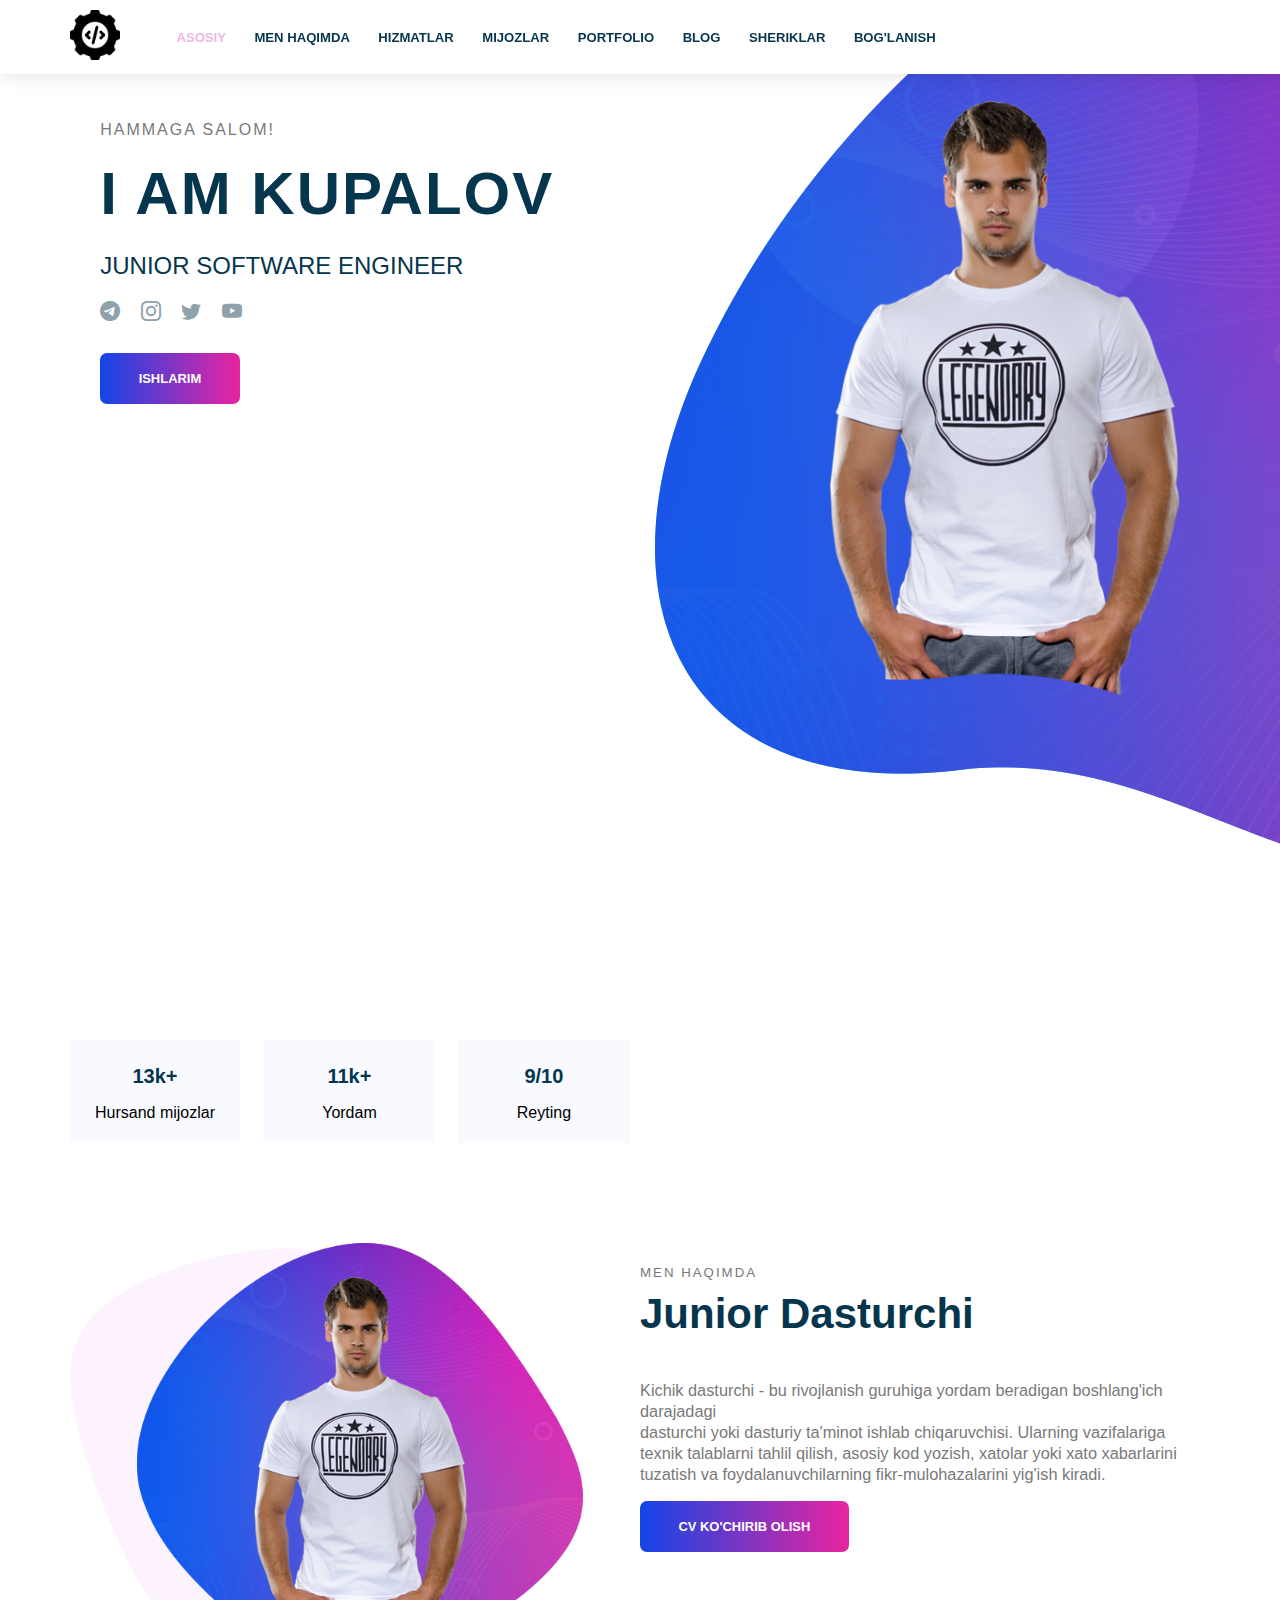
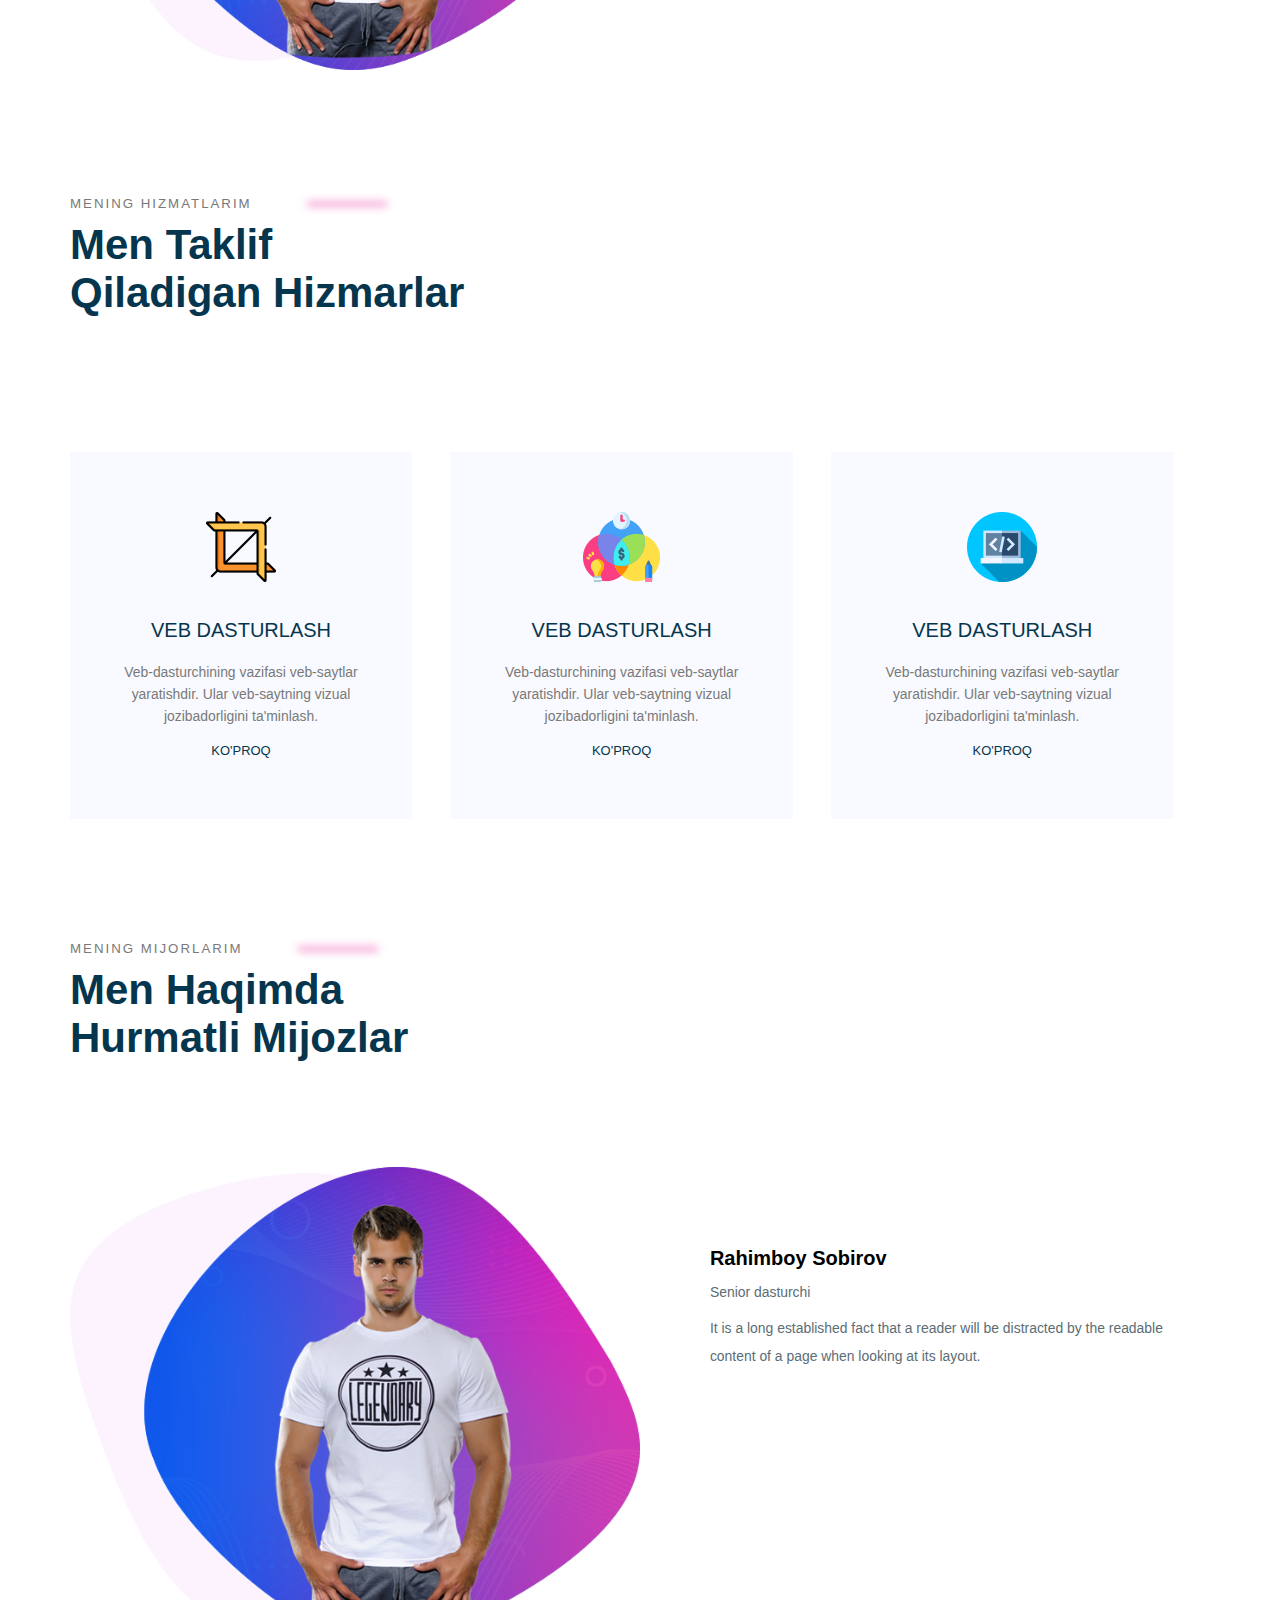
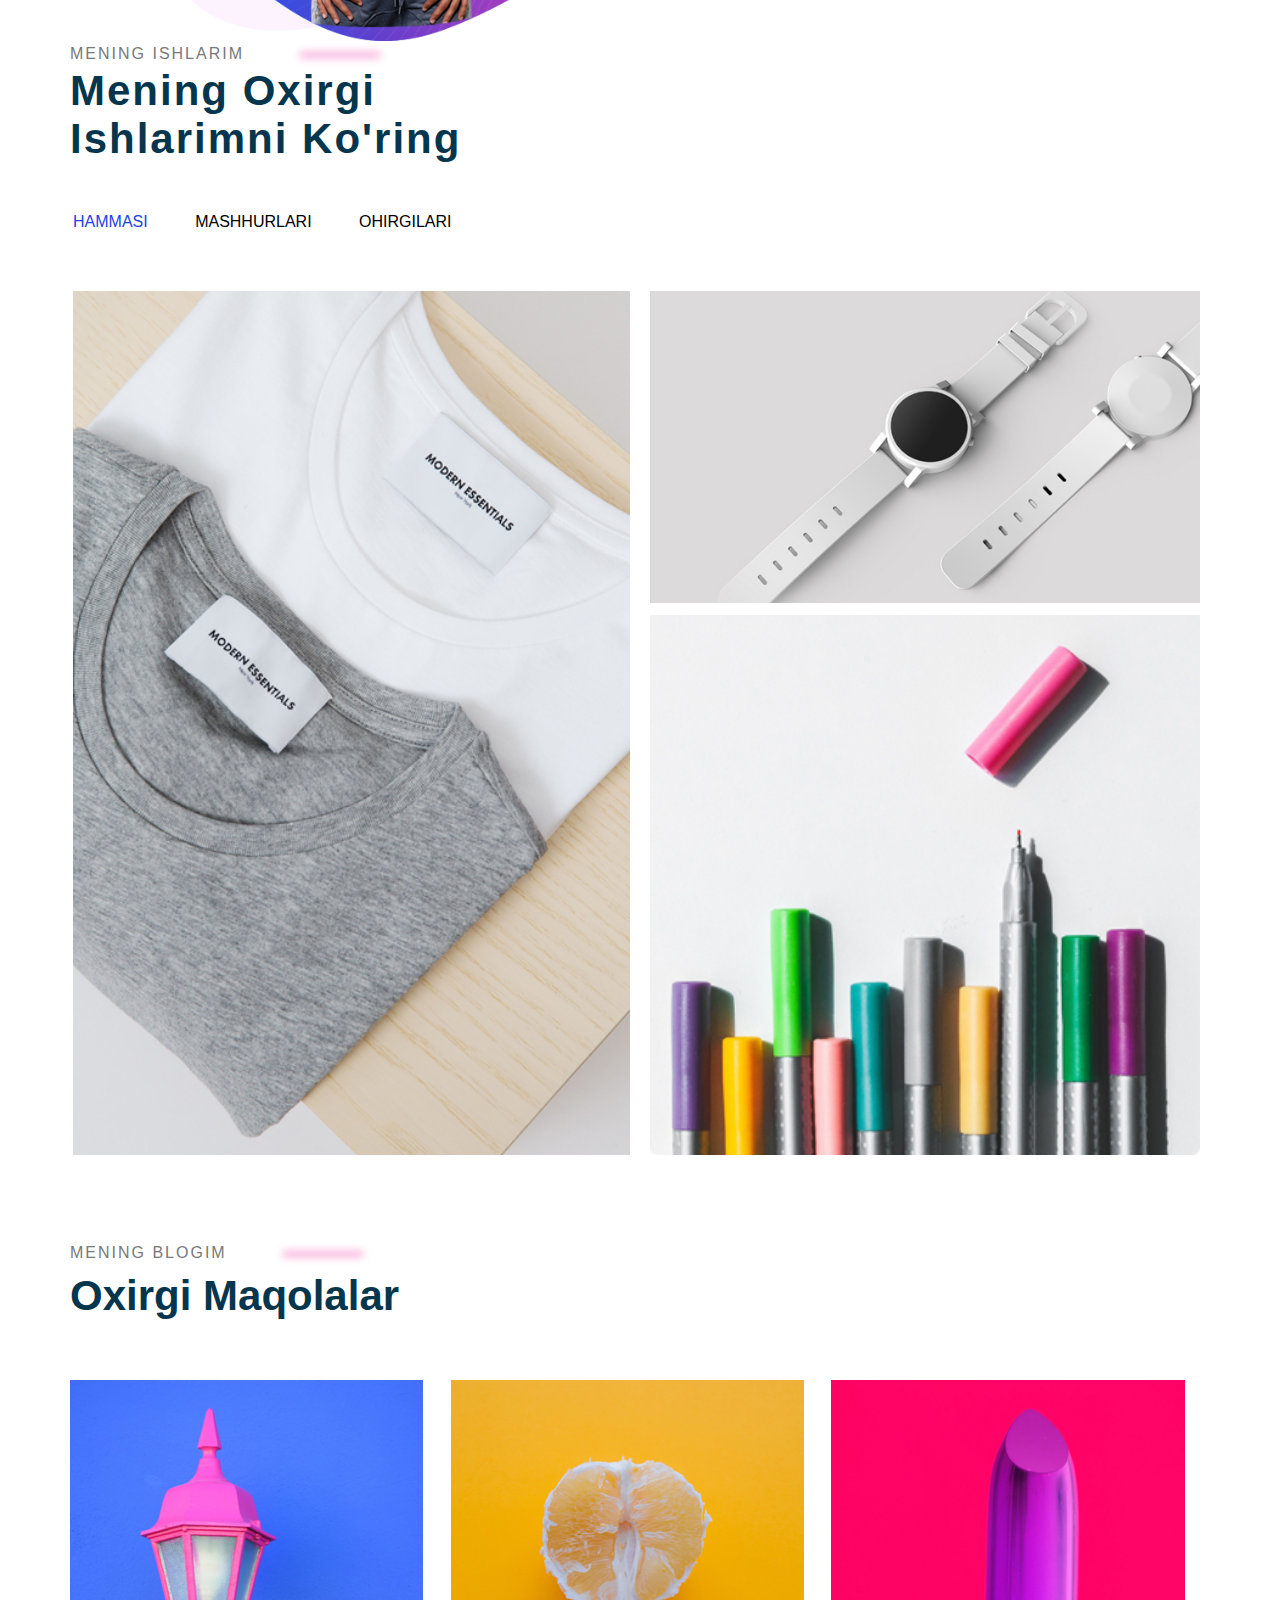
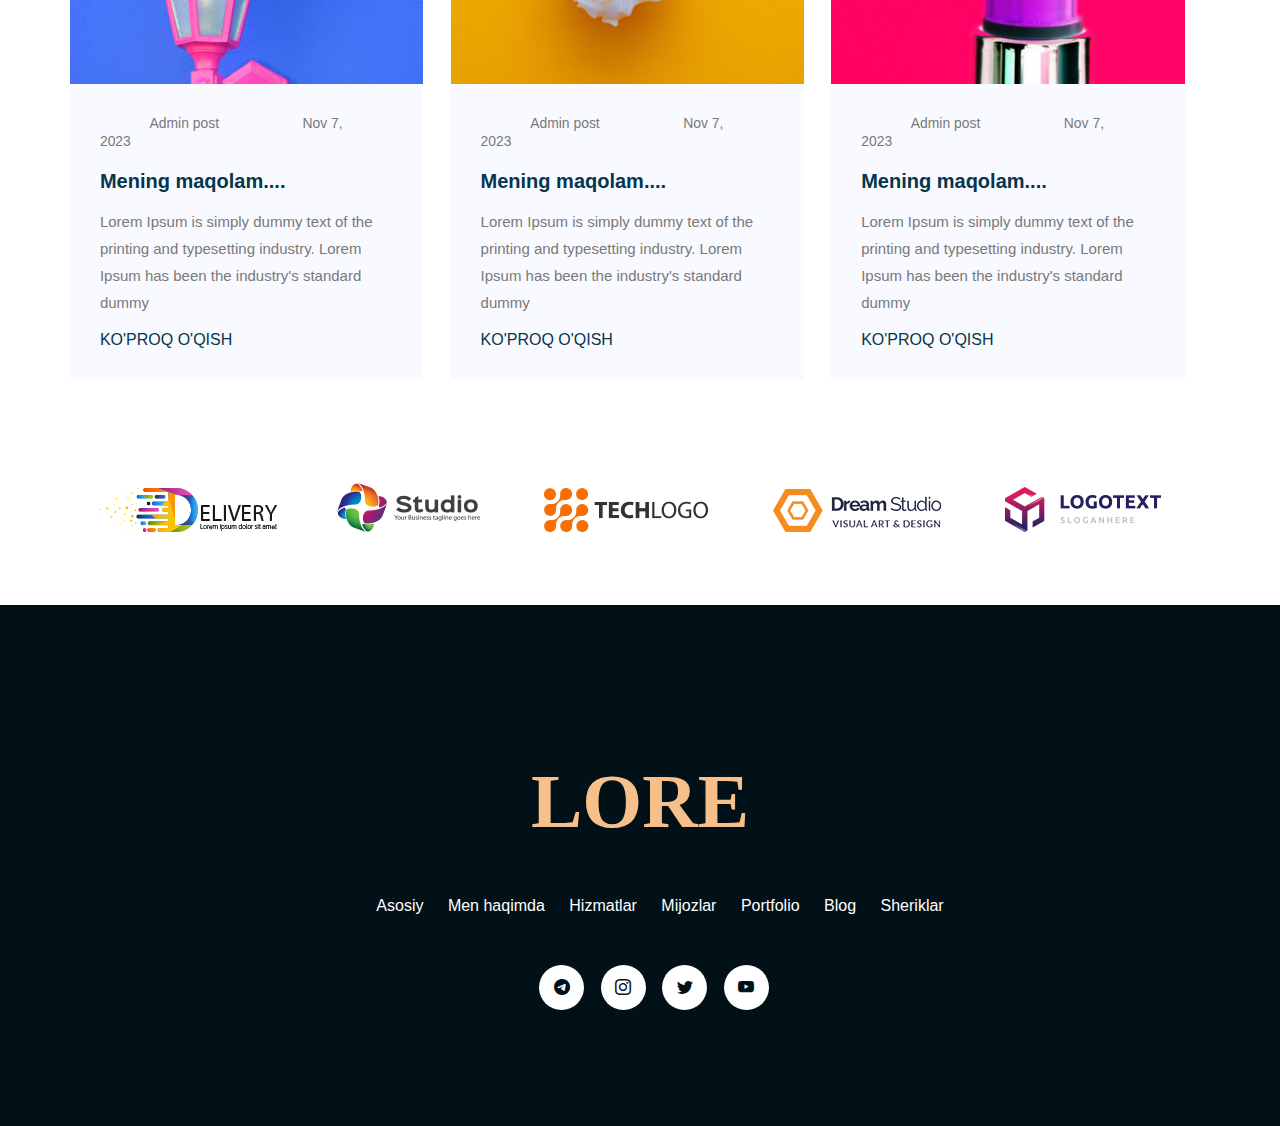
<file: index.html>
<!DOCTYPE html>
<html>
    <head>
        <title>Portfolio</title>
            <meta name="viewport" content="with=device-with, initial-scale=1.0">
            <link rel="stylesheet" href="./css/main.css">
            <link rel="stylesheet" href="./css/shared.css">
            <link rel="stylesheet" href="https://cdn.jsdelivr.net/npm/bootstrap-icons@1.3.0/font/bootstrap-icons.css">
        </head>
    <body>
       <!-- Header section-->
      
        <header class="main-header">
         <div class="container">
            <div>
            <div class="main-header__logo"> 
              <a href="index.html">
                  <img src="./Images/gear.png" alt="Logo">
              </a>
            </div>
              <nav class="main-navigation">
                  <ul class="main-navigation__items">
                      <li class="main-navigation__item active">
                          <a href="index.html">Asosiy</a>
                      </li>
                      <li class="main-navigation__item">
                          <a href="#main-section">Men haqimda</a>
                      </li>
                      <li  class="main-navigation__item">
                          <a href="#services">Hizmatlar</a>
                      </li>
                      <li class="main-navigation__item">
                          <a href="#clients">Mijozlar</a>
                      </li>
                      <li class="main-navigation__item">
                          <a href="#Portfolio">Portfolio</a>
                      </li>
                      <li class="main-navigation__item">
                          <a href="#blog">Blog</a>
                       </li>
                       <li class="main-navigation__item">
                          <a href="#Partners">Sheriklar</a>
                       </li>
                       <li class="main-navigation__item"> 
                        <a href="./contact.html">Bog'lanish</a>
                       </li>
                  </ul>
              </nav>
            </div>
         </header>
        
       <!--/ Header section-->

       <!-- Main section--> 
       <div class="main-banner">
       <div class="container">
        <section id="main-section" class="main-section">
            <div class="main section__info">
                <h4 class="main-section__welcome to-uppercase">Hammaga Salom!</h4>
            <h1 class="main-section__intoduction to-uppercase"> I am Kupalov</h1>
            <h3 class="main-section__position to-uppercase">Junior software engineer</h3>
            <div class="main-section_socal-networks">
                <a href="https://t.me/khasanboykupalov">
                    <i class="bi bi-telegram"></i>
                </a>
                <a href="https://instagram.com/khasanboykupalov">
                    <i class="bi bi-instagram"></i>
                </a>
                <a href="https://twitter.com/kh_kupalov">
                    <i class="bi bi-twitter"></i>
                </a>
            </a>
            <a href="https://youtube.com/@OvaLore">
                <i class="bi bi-youtube"></i>
            </a>
            </div>
             <button type="button" class="main-section__action button to-uppercase">
                Ishlarim
             </button>
            </div>
            <div class="main-section__image">
                <img src="./Images/me.png" alt="My image">
            </div>
       </section>
            <div class="clearfix"></div>
        </div>
       </div>

       <!--/ Main section--> 
       <!-- Statistics-->
        <div class="container">
            <section id="statistics" class="statistics">
                <div class="statistics__item">
                    <h3 class="statistics_number">
                             13k+
                    </h3>
                     <p class="statistics_title">
                  Hursand mijozlar  
                 </p>
            </div>
            <div class="statistics__item">
                <h3 class="statistics_number">
                        11k+
                </h3>
                 <p class="statistics_title">
                     Yordam 
                 </p>
             </div>
             <div class="statistics__item">
                 <h3 class="statistics_number">
                        9/10
                 </h3>
                 <p class="statistics_title">
                     Reyting  
                 </p>
            </div>
            </section>
        </div>
       <!--/ Statistics-->

       <!-- About me section-->
       <div class="container">
        <section id="about me" class="about-me">
            <div class="about-me__image">
                <img src="./Images/about-me.png" alt="About me image">
            </div>
            <div class="about-me__information">
                <h5 class="section-subtitle">
                    Men haqimda
                    <span class="blur"></span>
                </h5>
                <h3 class="section-title">
                    Junior dasturchi
                </h3>
                <p class="about-me__description">
                    Kichik dasturchi - bu rivojlanish guruhiga yordam beradigan boshlang'ich darajadagi <br>
                    dasturchi yoki dasturiy ta'minot ishlab chiqaruvchisi.
                    Ularning vazifalariga texnik talablarni tahlil qilish, asosiy kod yozish, 
                    xatolar yoki xato xabarlarini tuzatish va foydalanuvchilarning fikr-mulohazalarini yig'ish kiradi.
                </p>
                <button type="button" class="button to-uppercase about-me__action">
                    CV ko'chirib olish
                </button>
            </div> 
         </section>
          </div>
       <div class="clearfix"></div>
       <!--/ About me section-->

       <!-- Servises section-->
          <div class="container">
            <section id="services" class="services">
                <h5 class="section-subtitle">
                    Mening hizmatlarim
                    <span class="blur-line"></span>
                </h5>
                
                 <h2 class="section-title">
                    Men taklif<br>
                        qiladigan hizmarlar
                 </h2>
    
                 <div class="servis-cards">
                    <div class="servis-card">
                        <img class="servis-card__icon" src="./Images/service-1.png" alt="servis 1">
                        <h5 class="servis-card__title">Veb dasturlash</h5>
                        <p class="servis-card__description">
                            Veb-dasturchining vazifasi veb-saytlar yaratishdir. 
                            Ular veb-saytning vizual jozibadorligini  ta'minlash.
                        </p>
                         <a href="#" class="servis-card__link"> Ko'proq</a>
    
                    </div>
                    <div class="servis-card">
                        <img class="servis-card__icon" src="./Images/service-2.png" alt="servis 1">
                        <h5 class="servis-card__title">Veb dasturlash</h5>
                        <p class="servis-card__description">
                            Veb-dasturchining vazifasi veb-saytlar yaratishdir. 
                            Ular veb-saytning vizual jozibadorligini  ta'minlash.
                        </p>
                         <a href="#" class="servis-card__link"> Ko'proq</a>
    
                    </div>
                    <div class="servis-card">
                        <img class="servis-card__icon" src="./Images/service-3.png" alt="servis 1">
                        <h5 class="servis-card__title">Veb dasturlash</h5>
                        <p class="servis-card__description">
                            Veb-dasturchining vazifasi veb-saytlar yaratishdir. 
                            Ular veb-saytning vizual jozibadorligini  ta'minlash.
                        </p>
                         <a href="#" class="servis-card__link"> Ko'proq</a>
    
                    </div>
                 </div>
                    
           </section>
          </div>
        <!--/ Servises section-->

        <!-- Clients section-->
          <div class="container">
            <section id="clients" class="clients">
                <h5 class="section-subtitle">
                    Mening mijorlarim
                    <span class="blur-line"></span>
                </h5>
                <h2 class="section-title">
                    Men haqimda <br>
                    Hurmatli mijozlar
                </h2>
                <div class="clients-items">
                    <div class="clients-item__image">
                        <img src="./Images/about-me.png" alt="Clients image">
                    </div>
                    <div class="clients-items__info">
                        <h3 class="clients-items__name">
                            Rahimboy Sobirov
                        </h3>
                        <p class="clients-items__position">
                            Senior dasturchi
                        </p>
                        <p class="clients-items__review">
                            It is a long established fact that a reader will be distracted 
                            by the readable content of a page when looking at its layout.
                        </p>
                        <div class="clients-item__rate">
                            <i class="fa-solid fa-star"> </i>
                            <i class="fa-solid fa-star"> </i>
                            <i class="fa-solid fa-star"> </i>
                            <i class="fa-solid fa-star disable"> </i>
                            <i class="fa-solid fa-star disable"> </i>
                        </div>
                    </div>
                    
                </div>
            </section>
            <div class="clearfix"></div>
          </div>
        <!--/ Clients section-->

    
        <!-- Portfolio section-->
        <div class="container">
            <section id="Portfolio" class="portfolio">
                <div class="section-subtitle">
                    Mening ishlarim
                    <span class="blur-line"></span>
                    <div class="section-title">
                        Mening oxirgi <br>
                        Ishlarimni Ko'ring
                    </div>
                </div>
                <ul class="portfolio-filters">
                    <li class="active">
                        Hammasi
                    </li>
                    <li>
                        Mashhurlari
                    </li>
                    <li>
                        Ohirgilari
                    </li>
                </ul>
                <div class="portfolio-items">
                    <div class="portfolio-item portfolio-item_1">
                        <img src="./Images/portfolio-1.jpg" alt="portfolio image 1" class="portfolio-image__1"> 
                    <div class="portfolio-item__overlay"></div>
                    <div class="portfolio-item__info">
                        <h4>
                            <a href="#">Portfolio item1</a>
                        </h4>
                        <p>
                            Ishim haqida
                        </p>
                    </div>
                    </div>
                    <div class="portfolio-item portfolio-item-2">
                        <img src="./Images/portfolio-2.jpg" alt="portfolio image 2" class="portfolio-image__1"> 
                    <div class="portfolio-item__overlay"></div>
                    <div class="portfolio-item__info">
                        <h4>
                            <a href="#">Portfolio item 2</a>
                        </h4>
                        <p>
                            Ishim haqida
                        </p>
                    </div>
                    </div>
                    <div class="portfolio-item portfolio-item-3">
                        <img src="./Images/portfolio-3.jpg" alt="portfolio image 3" class="portfolio-image__1"> 
                    <div class="portfolio-item__overlay"></div>
                    <div class="portfolio-item__info">
                        <h4>
                            <a href="#">Portfolio item 3</a>
                        </h4>
                        <p>
                            Ishim haqida
                        </p>
                    </div>
                    </div>
                </div>
            </section>
        </div>
        <!--/Portfolio section--> 

        <!-- Blog section -->
            <div class="container">
                <section id="blog" class="blog">
                    <div class="section-subtitle">
                        Mening blogim
                        <span class="blur-line"></span>
                    </div>
                    <div class="section-title">
                        Oxirgi maqolalar
                    </div>
                    <div class="blog-items">
                        <div class="blog-item">
                            <div class="blog-item_1">
                                <img  src="./Images/blog-1.jpg" alt="blog 1 image">
                            </div>
                            <div class="blog-item__info">
                                <div class="blog-item__main-info">
                                    <span class="blog-item_author">
                                        <i class="fa fa-user"></i>
                                        Admin post
                                    </span>
                                    <span class="blog-item__date">
                                        <i class="fa fa-calendar"></i>
                                        Nov 7, 2023
                                    </span>
                                </div>
                                    <h5 class="blog-item__title">
                                        Mening maqolam....
                                    </h5>
                                    <p class="blog-item__description">
                                        Lorem Ipsum is simply dummy text of 
                                        the printing and typesetting industry.
                                        Lorem Ipsum has been the industry's standard dummy
                                    </p>
                                    <a class="blog-item__learn-more">
                                        Ko'proq o'qish
                                    </a>
                            </div>

                        </div>
                        <div class="blog-item">
                            <div class="blog-item_1">
                                <img  src="./Images/blog-2.jpg" alt="blog 2 image">
                            </div>
                            <div class="blog-item__info">
                                <div class="blog-item__main-info">
                                    <span class="blog-item_author">
                                        <i class="fa fa-user"></i>
                                        Admin post
                                    </span>
                                    <span class="blog-item__date">
                                        <i class="fa fa-calendar"></i>
                                        Nov 7, 2023
                                    </span>
                                </div>
                                    <h5 class="blog-item__title">
                                        Mening maqolam....
                                    </h5>
                                    <p class="blog-item__description">
                                        Lorem Ipsum is simply dummy text of 
                                        the printing and typesetting industry.
                                        Lorem Ipsum has been the industry's standard dummy
                                    </p>
                                    <a class="blog-item__learn-more">
                                        Ko'proq o'qish
                                    </a>
                            </div>

                        </div>
                        <div class="blog-item">
                            <div class="blog-item_1">
                                <img  src="./Images/blog-3.jpg" alt="blog 3 image">
                            </div>
                            <div class="blog-item__info">
                                <div class="blog-item__main-info">
                                    <span class="blog-item_author">
                                        <i class="fa fa-user"></i>
                                        Admin post
                                    </span>
                                    <span class="blog-item__date">
                                        <i class="fa fa-calendar"></i>
                                        Nov 7, 2023
                                    </span>
                                </div>
                                    <h5 class="blog-item__title">
                                        Mening maqolam....
                                    </h5>
                                    <p class="blog-item__description">
                                        Lorem Ipsum is simply dummy text of 
                                        the printing and typesetting industry.
                                        Lorem Ipsum has been the industry's standard dummy
                                    </p>
                                    <a class="blog-item__learn-more">
                                        Ko'proq o'qish
                                    </a>
                            </div>

                        </div>
                    </div>
                </section>
            </div>
        <!--/ Blog section -->

        <!-- Partners section-->
            <div class="container">
                <section id="Partners" class="partners">
                    <div class="partner">
                        <img src="./Images/partner-1.png" alt="partner1">
                    </div><div class="partner">
                        <img src="./Images/partner-2.png" alt="partner2">
                    </div>
                    <div class="partner">
                        <img src="./Images/partner-3.png" alt="partner3">
                    </div>
                    <div class="partner">
                        <img src="./Images/partner-4.png" alt="partner4">
                    </div>
                    <div class="partner">
                        <img src="./Images/partner-5.png" alt="partner5">
                    </div>
                </section>
            </div>
        <!--/ Partners section-->


        <!-- Footer section-->
            <footer class="footer">
              <div class="container">
                 <div class="footer_brand">
                    <h1>LORE</h1>
                 </div>
                <nav class="footer-navigation">
                    <ul class="footer-navigation__items">
                        <li class="footer-navigation__item">
                            <a href="#">Asosiy</a>
                        </li>
                        <li class="footer-navigation__item">
                            <a href="#">Men haqimda</a>
                        </li>
                        <li class="footer-navigation__item">
                            <a href="#">Hizmatlar</a>
                        </li >
                        <li class="footer-navigation__item">
                            <a href="#">Mijozlar</a>
                        </li>
                        <li class="footer-navigation__item">
                            <a href="#">Portfolio</a>
                        </li>
                        <li class="footer-navigation__item">
                            <a href="#">Blog</a>
                         </li>
                        <li class="footer-navigation__item">
                            <a href="#">Sheriklar</a>
                         </li>
                    </ul>
                </nav> 
                <ul class="footer-socials">
                    <li class="footer_social">
                        <a href="https://t.me/khasanboykupalov">
                            <i class="bi bi-telegram"></i>
                        </a>
                    </li>
                    <li class="footer_social">
                        <a href="https://instagram.com/khasanboykupalov">
                            <i class="bi bi-instagram"></i>
                        </a>
                    </li>
                    <li class="footer_social">
                        <a href="https://twitter.com/kh_kupalov">
                            <i class="bi bi-twitter"></i>
                        </a>
                    </li>
                    <li class="footer_social">
                    <a href="https://youtube.com/@OvaLore">
                        <i class="bi bi-youtube"></i>
                    </a>
                    </li>
                </ul>
             </div>
            </footer>
        <!--/ Footer section-->
    </body>
</html>
</file>
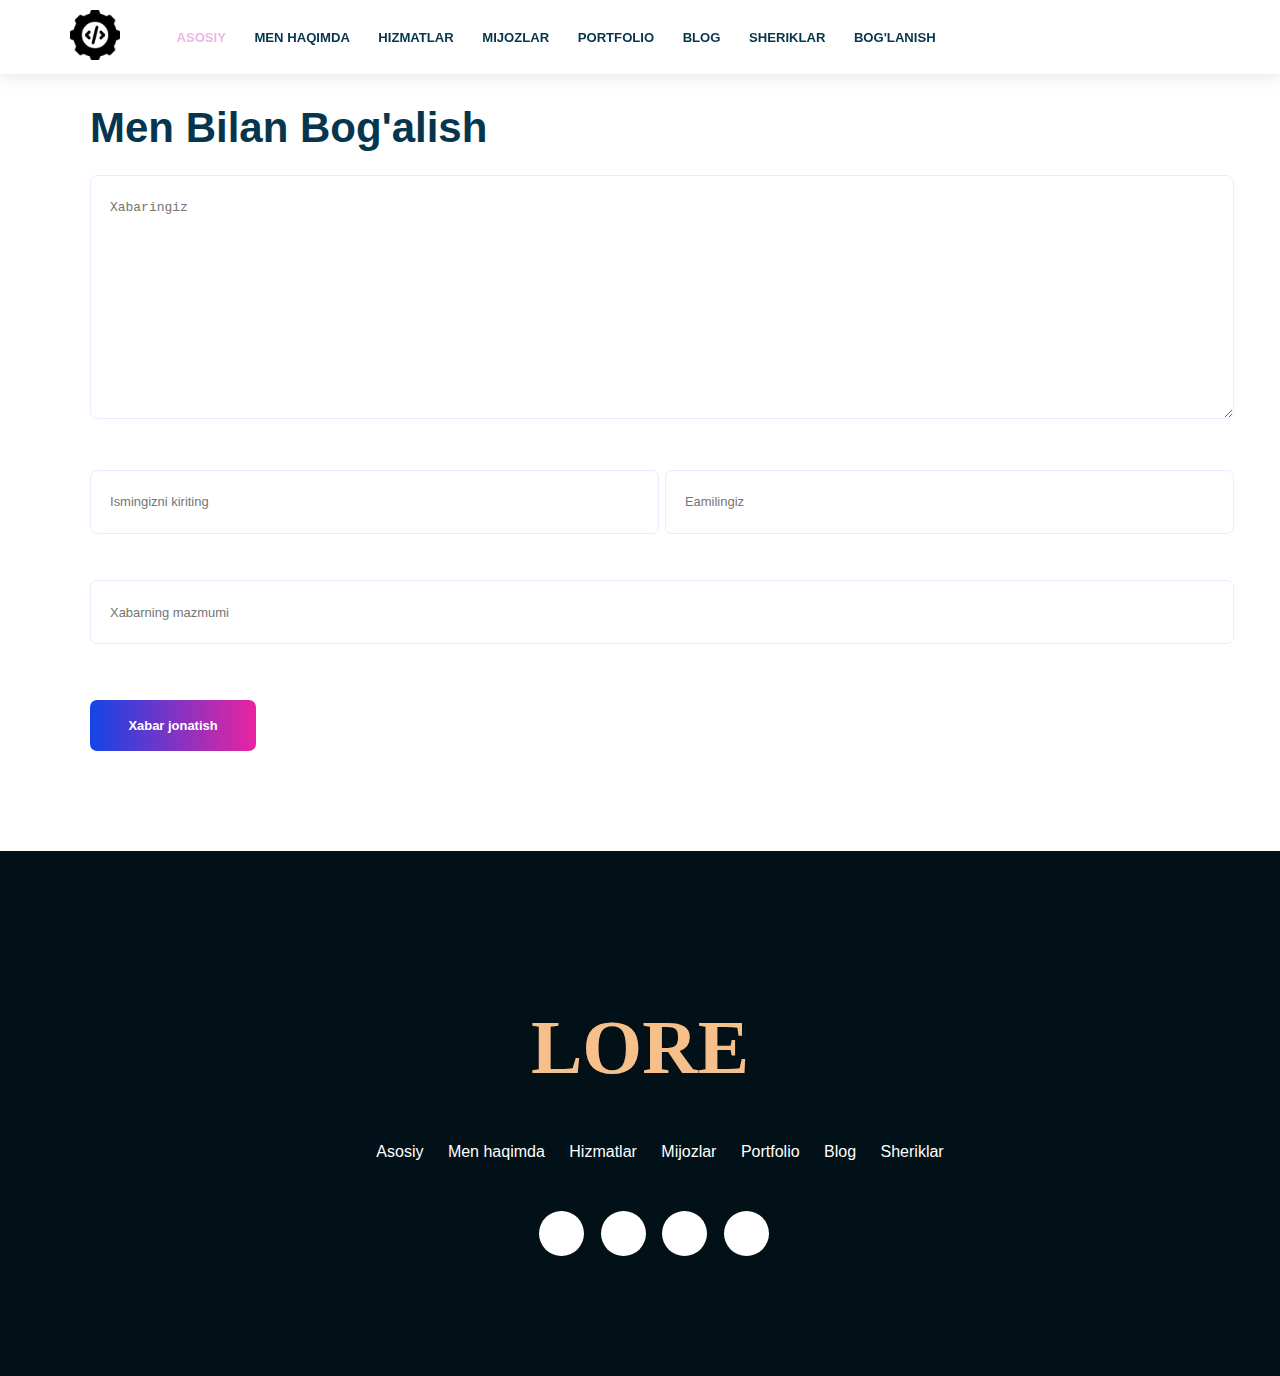
<file: contact.html>
<!DOCTYPE html>
<html>
    <head>
        <title>Portfolio-Bog'lanish</title>
            <link rel="stylesheet" href="./css/shared.css">
            <link rel="stylesheet" href="./css/contact.css">
            <link rel="stylesheet" href="https://cdnjs.cloudflare.com/ajax/libs/font-awesome/6.4.2/css/all.min.css" integrity="sha512-z3gLpd7yknf1YoNbCzqRKc4qyor8gaKU1qmn+CShxbuBusANI9QpRohGBreCFkKxLhei6S9CQXFEbbKuqLg0DA==" crossorigin="anonymous" referrerpolicy="no-referrer" />
    </head>
    <body>
       <!-- Header section-->
      
        <header class="main-header">
         <div class="container">
            <div class="main-header__logo"> 
              <a href="index.html">
                  <img src="./Images/gear.png" alt="Logo">
              </a>
            </div>
            <nav class="main-navigation">
                <ul class="main-navigation__items">
                    <li class="main-navigation__item active">
                        <a href="index.html">Asosiy</a>
                    </li>
                    <li class="main-navigation__item">
                        <a href="#main-section">Men haqimda</a>
                    </li>
                    <li  class="main-navigation__item">
                        <a href="#services">Hizmatlar</a>
                    </li>
                    <li class="main-navigation__item">
                        <a href="#clients">Mijozlar</a>
                    </li>
                    <li class="main-navigation__item">
                        <a href="#Portfolio">Portfolio</a>
                    </li>
                    <li class="main-navigation__item">
                        <a href="#blog">Blog</a>
                     </li>
                     <li class="main-navigation__item">
                        <a href="#Partners">Sheriklar</a>
                     </li>
                     <li class="main-navigation__item"> 
                      <a href="./contact.html">Bog'lanish</a>
                     </li>
                </ul>
            </nav>
            </div>
         </header>
        
       <!--/ Header section-->

       <div class="container">
        <section class="contact">
            <div class="section-title">
                Men bilan bog'alish
                </div>
            <form action="server.js" method="get">
                <textarea rows="13" placeholder="Xabaringiz"></textarea>
                <div class="half-row contact_firstname">
                    <input type="text" name="server nom" placeholder="Ismingizni kiriting">
                </div>
                <div class="half-row contact_email">
                    <input type="email" name="server nom " placeholder="Eamilingiz">
                </div>
                <input type="text" name="server nom" placeholder="Xabarning mazmumi">
                <button class="button contact_sand" type="submit"> Xabar jonatish</button>
            </form>
        </section>
       </div>


        <!-- Footer section-->
           <!-- Footer section-->
            <footer class="footer">
              <div class="container">
                 <div class="footer_brand">
                    <h1>LORE</h1>
                 </div>
                <nav class="footer-navigation">
                    <ul class="footer-navigation__items">
                        <li class="footer-navigation__item">
                            <a href="#">Asosiy</a>
                        </li>
                        <li class="footer-navigation__item">
                            <a href="#">Men haqimda</a>
                        </li>
                        <li class="footer-navigation__item">
                            <a href="#">Hizmatlar</a>
                        </li >
                        <li class="footer-navigation__item">
                            <a href="#">Mijozlar</a>
                        </li>
                        <li class="footer-navigation__item">
                            <a href="#">Portfolio</a>
                        </li>
                        <li class="footer-navigation__item">
                            <a href="#">Blog</a>
                         </li>
                        <li class="footer-navigation__item">
                            <a href="#">Sheriklar</a>
                         </li>
                    </ul>
                </nav> 
                <ul class="footer-socials">
                    <li class="footer_social">
                        <a href="https://t.me/khasanboykupalov">
                            <i class="bi bi-telegram"></i>
                        </a>
                    </li>
                    <li class="footer_social">
                        <a href="https://instagram.com/khasanboykupalov">
                            <i class="bi bi-instagram"></i>
                        </a>
                    </li>
                    <li class="footer_social">
                        <a href="https://twitter.com/kh_kupalov">
                            <i class="bi bi-twitter"></i>
                        </a>
                    </li>
                    <li class="footer_social">
                    <a href="https://youtube.com/@OvaLore">
                        <i class="bi bi-youtube"></i>
                    </a>
                    </li>
                </ul>
             </div>
            </footer>
        <!--/ Footer section-->
    </body>
</html>
</file>
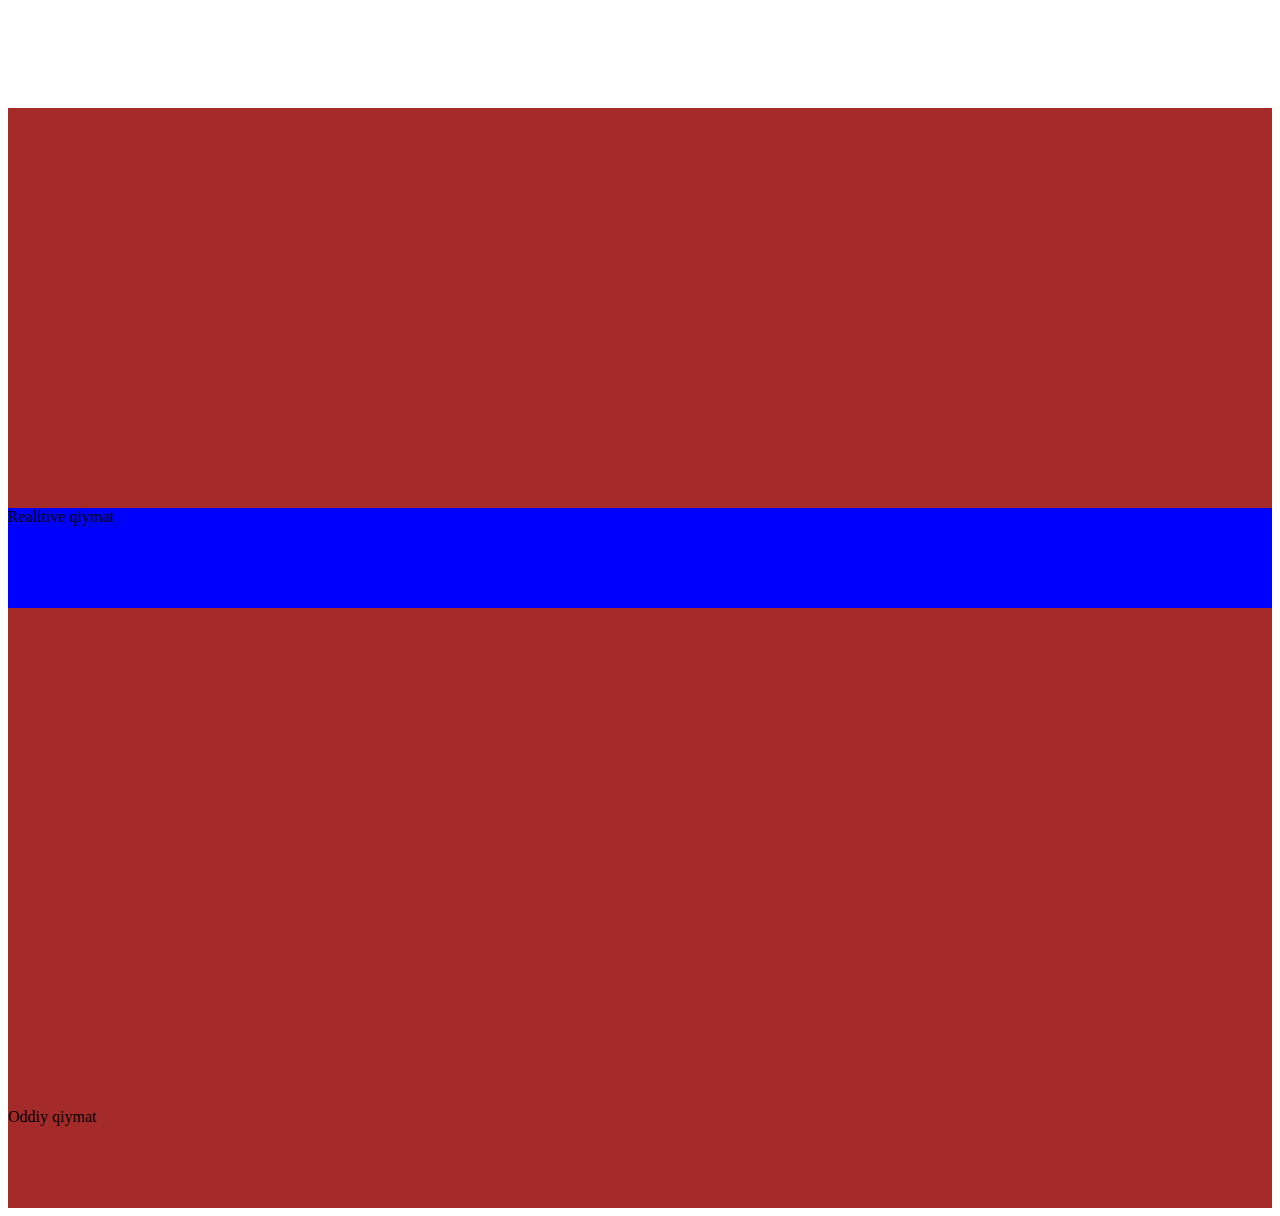
<file: position.html>
<!Doctype html>
  <html>
    <head>
        <title>position</title>
        <style>
        .relitive-box {
            position: relative;
            background-color: blue;
            top: 500px;
            height: 100px;

        } 

        .oddiy-box{
            background-color: brown;
            height: 100px;
            padding-top: 1000px;

        }
        </style>
    </head>

    <body>
        <div class="relitive-box"> Realitive qiymat</div>
        <div class="oddiy-box">Oddiy qiymat</div>
    </body>
  </html>
</file>
<file: css/main.css>
/* Main section*/
.main-banner{
    background: url('../Images/main-banner.png') no-repeat top center;
    background-position: center;
    background-size: cover;
    min-height: 890px;
}
.main-section{
    padding: 6.25rem 1.89rem;
}
.main-section > div{
    width: 50%;
    float: left;
}
.main-section__image {
    text-align: right;
}
.main-section__image img{
    width: 65%;
}
.main-section__welcome{
    font-size: 1rem;
    font-weight: 500;
    margin-bottom: 1.25rem;
    letter-spacing: 2px;
    color: #797979;
}
.main-section__intoduction {
    margin-top: 1.25rem;
    font-size: 3.75rem;
    font-weight: 600;
    margin-bottom: 20px;
    color:#05364E;
    letter-spacing: 2px;

}
.main-section__position{
    color: #05364E;
    font-size: 1.5rem;
    font-weight:400;
    margin-bottom: 1.25rem ;

}
 .main-section_socal-networks a{
  color: #8FA1AA;
  font-size: 1.25rem;
  display: inline-block;
  margin-right: 1rem;
  cursor: pointer;
 }
 .main-section_socal-networks a:hover i{
    color:#8FA1AA ;
 }
.main-section__action{
    margin-top: 1.87rem;
    
}
/*statistics section*/
.statistics {
    padding-top: 9.37rem;
}
.statistics__item{
    display: inline-block;
    background-color:#F8FAFF;
    text-align: center;
    padding: 0.31rem 0.625rem;
    margin-right: 1.25rem ;
    width: 150px;
}
 .statistics_number{
    font-size: 1.25rem;
    margin-bottom: 0.31rem;
    -webkit-background-color:#021017;
    -webkit-text-fill-color:#05364E;
}

 .statistics__title{
    font-size: 1px;
    color:#797979;

 }
 /* Aboyt me section*/
 .about-me{
    padding: 6.25rem 0;
 }

 .about-me > div {
    width: 50%;
    float: left;
 }
.about-me__image img{
    width: 90%;
}

.about-me__description{
    font-size: 1.02rem;
    font: weight 400px;
    color: #797979;
    line-height: 1.31rem;
}
.about-me__action{
    margin-top: 2,5rem;
}

/*Services section styles*/
.services{
    padding-top: 6.25rem ;
}
.servis-cards{
    padding-top: 6.25rem;
}
.servis-card{
    display: inline-block;
    width:30% ;
    padding: 3.75rem 1.88rem;
    background-color:#F8FAFF ;
    margin-right: 3%;
    text-align: center;
    box-sizing: border-box;
    transition: all 1s ease 0s;
}
.servis-card__title{
    color:#05364d ;
    font-size: 1.25rem;
    font-weight:500 ;
    margin-bottom: 1.2rem;
    text-transform: uppercase;
}
.servis-card__description{
    font-size: 0.87rem;
    line-height: 1.38rem ;
    font-weight: 300;
    color: #797979;
}
.servis-card__link{
    font-size: 0.81rem  ;
    font: 500;
    text-transform: uppercase;
    color: #05364d;
    text-decoration: none;
}
.servis-card:hover{
    background-color: #5f30ff;
}
.servis-card:hover .servis-card__title,
.servis-card:hover .servis-card__description,
.servis-card:hover .servis-card__link {
    color: #FFFFFF;
}
/*Clients section*/
.clients{
    padding-top: 6.25rem;
}
.clients-items{
    padding-top: 4.37rem;
}
.clients-items > div{
    width: 50%;
    float: left;
    box-sizing: border-box;
}
.clients-item__image img{
    width:100% ;
}
.clients-items__info{
    padding-top: 3.75rem ;
    padding-left: 4.37rem ;
}
.clients-items__name{
    font-size: 1.25rem ;
    margin-bottom: 0.25rem;   
}
.clients-items__position{
    font-size: 0.87rem;
    font-weight: 400px; 
    color: #5b6d75;
}
.clients-items__review {
    font-size: 0.87rem;
    line-height: 1.75rem;
    font-weight: 400;
    color: #5b6d75;
}
.clients-item__rate{
    color: #FFD805;
}

.disable{
    color: #797979;
}
/*Portfolio section*/
.portfolio{
    padding-top: 6,25rem 0px;
}
.portfolio-filters{
    list-style: none;
    padding-left: 0px;
    margin-top: 3.125rem;
}
.portfolio-filters li{
    display: inline-block;
    padding-left: 3px;
    margin-right: 2.5rem;
    font-size: 1rem;
    font-weight: 400;
    text-transform: uppercase;
    cursor: pointer;
}
.portfolio-filters li:hover{
    color: #1C44E4;
}
.portfolio-filters li.active {
    color:#1C44E4;
}
.portfolio-items{
    position: relative;
    margin-top: 3.125rem;
}
.portfolio-item{
    position: relative;
    display: inline-block;
    cursor: pointer;
    width: 50%;
    padding: 0.625rem ;
    box-sizing:border-box;
}
.portfolio-item_1{
    padding-left: 3px;
}
.portfolio-image__1{
    width: 100%;
}
.portfolio-item-2{
    position: absolute;
    right: 0;
    top: 0;
}
.portfolio-item-3{
    position: absolute;
    margin-top: 0.625rem;
    top: 314px;;
    right: 0;
}
.portfolio-item__overlay{
    position:absolute;
    left: 0;
    top: 0;
    height: 100%;
    width: 100%;
    z-index: 1;
    transition: all 0.3s ease 0s;
}
.portfolio-item__info{
    position: absolute;
    bottom:44px;
    left: 80px;
    color: aliceblue;
    visibility: hidden;
    opacity:0;
    z-index: 1;
    transition: all 0.3s ease 0s;
}
.portfolio-item__info a{
    color: #F8FAFF;
    text-decoration: none;
}
.portfolio-item:hover .portfolio-item__overlay{
    background-color: rgba(19,69,230,0.9);
    visibility: visible;
    top: 20px;
    left: 20px;

}
.portfolio-item:hover .portfolio-item__info{
    visibility: visible;
    bottom: 24px;
    left: 60px;
    opacity:1 ;
}
/*Bolg section*/
.blog{
    padding-top: 4.69rem
}
.blog-items{
    margin-top: 3.75rem;
}
.blog-item{
    display: inline-block;
    width: 31%;
    margin-right:2%;
    box-sizing: border-box;
    overflow: hidden;

}
.blog-item:hover{
    box-shadow: 0px 10px 20px rgb(5 54 77 / 30%);
}
.blog-item:hover .blog-item__info{
    background-color:white ;
}
.blog-item_1{
    overflow: hidden;
}
.blog-item_1 img{
    width: 100%;
    vertical-align: middle;
    transition: all 0.5s ease 0s;
}
.blog-item:hover .blog-item_1 img{ 
    transform: scale(1.1) ;
}
.blog-item__info{
    background-color: #F8FAFF;
    padding: 1.87rem;
    color:#797979 ;
}
.blog-item__main-info span{
    font-size: 0.87rem ;
    margin-right: 1.875rem;
    font-weight: lighter;
}
.blog-item__info i{
    margin-right: 3.1rem;
}
.blog-item__title{
    font-size: 1.25rem;
    margin-top: 1.25rem;
    margin-bottom: 15px;
    color:#05364d;
    font-weight: 700;
}
.blog-item__description{
    line-height: 1.69rem;
    font-weight:lighter;
    font-size: 15px;
}
.blog-item__learn-more{
    font-size: 1rem;
    font-weight: 500;
    text-transform: uppercase;
    color: #05364d;
    cursor: pointer;
}
.blog-item__learn-more:hover{
    color: #ed239f;
}
/*Partnors section*/
.partners{
    padding-top: 6.25rem;
    margin-bottom: 69px;

}
.partner{
    display: inline-block;
    padding: 0 1.875rem;
}
@media only screen and (max-width: 767px){
    /* Main section*/
    .main-banner{
        background: none;
        min-height: auto;
    }
    .main-section__image{
        display: none;
    }
    .main-section__action{
        display: none;
    }
    .main-section > div{
        width: 100%;
    }
    /* Statistics section*/
    .statistics__item{
        width: 98%;
        margin-bottom: 15px;
    }
     
    /*Aboutme section */
    .about-me {
        padding: 1.5 rem;
    }
    .about-me > div{
       width: 99%; 
    }
    .about-me__image img {
        display: none;
    }
    /*servises card */
    .services{
        padding: 1.5rem;
    }
    .servis-card{
        width: 99%;
        margin-bottom: 15px;
        margin-right: 0;
    }
    /*Clintes*/
    .clients{
        padding: 1.5rem;
    }
       .clients-items > div{
        width: 100%;
        float: none;
       }
       /*Portfoli secton*/
    .portfolio{
        padding: 1.5rem;
    }

       .portfolio-item {
       width: 99%;
    }
        .portfolio-item_1, 
        .portfolio-item-2, 
        .portfolio-item-3{
            position: static;
        }
    /*Blog section*/
    .blog{
        padding: 1.5rem 0;
    }
    .blog-item{
        width: 99%;
        margin-right: 0;
        margin-bottom: 21px;
    }
    /*Partners section*/
    .partners{
        padding: 1.5rem 0;

    }
    .partner{
        display: block;
        padding: 0;
        text-align: center;
        margin-bottom: 11px;
    }
        
}
</file>
<file: css/shared.css>
/* Core styles*/
html{
    scroll-behavior: smooth;
}
body{
    font-family: sans-serif;
    margin: 0px;
}
a {transition: all 0.3s ease-in-out;}

.container {
    width: 1140px;
    margin: 0px auto; 
  
}
.to-uppercase{
    text-transform: uppercase;
}
.clearfix{
    clear:both;
}
.section-subtitle {
    letter-spacing: 2px;
    font-weight: 500;
    margin-bottom: 0.625rem;
    color:#797979;
    text-transform: uppercase;
}
.blur-line{
    display: inline-block;
    position: relative;
    top: -2px;
    margin-left: 3.1rem;
    width: 80px;
    height: 4px;
    background-color:rgb(237,35, 159,0.6) ;
    filter: blur(4px);

}
.section-title{
     margin-top: 0.25rem;
    font-size: 2.625rem ;
    font-weight: 700;
    text-transform: capitalize;
    color: #05364d;
    border-radius: 9px;
}
.button{
    border: none;
    background: linear-gradient(to right, #1345e6 0%, #ed239f 51%, #1345e6);
    background-size:200% auto ;
    color: #FFFFFF;
    font-weight: 600;
    font-size: 0.81rem;
    padding: 1.125rem 2.4rem; 
    cursor: pointer;
    border-radius: 7px;
    transition: all 0.7s ease-in-out;
}
button:hover{
    background-position: right center;
}
/*Main header styles*/
.main-header{
    position: fixed;
    background-color: #FFFFFF;
    top: 0px;
    left: 0px;
    width: 100%;
    box-shadow: 0px 3px 16px 0px rgb(0 0 0 / 10%);
    z-index: 10;
}
.main-header__logo{
    display: inline-block;
    vertical-align: middle;
}
.main-header__logo img {
  
    width: 50px;  
}

.main-navigation {
    display: inline-block;
    vertical-align: middle;
}
.main-navigation__item{
    display: inline-block;
    padding: 0.75rem;
    
}
.main-navigation__item a {
color: #05364d;
text-decoration: none;
text-transform: uppercase;
font-size: 0.82rem;
font-weight: 700;
}
.main-navigation__item a:hover{
   color:#efb6df; 
}
.main-navigation__item.active a {
    color: #efb6df;
}

/*Footer section style*/
.footer{
    padding: 100px 0;
    background-color: #021017;
    text-align: center;
}

.footer_brand h1{
    text-align: center;
    color: #f7c08a;
    font-size: 77px;
    font-family:'Open Sans'; 
}

.footer-navigation__items{
    margin-bottom:50px ;
}
.footer-navigation__item {
    display: inline-block;
    padding: 0 10px;
}
.footer-navigation__item a{
    color: #FFFFFF;
    text-decoration: none;
}
 .footer-socials{
   list-style: none;
 }
 .footer_social{
    display: inline-block;
    width: 45px;
    height: 45px;
    line-height: 45px;
    text-align: center;
    background: #FFFFFF;
    border-radius: 36px;
    color: #05364d;
    font-size: 16px;
    margin-right: 12px;
 }
 .footer_social a{
    color:#021017;
 }

 @media only screen and (max-width: 767px){
    .container{
        width: 96%;
    }
    .main-navigation{
        display: none;
    }
    /*Footer secton*/
    .footer-navigation{
    display: none; 
    }
 }
</file>
<file: css/contact.css>
.contact{
   padding:6.25rem 1.25rem ; 
}

textarea, input{
    width: 100%;
    padding: 1.46rem;
    margin-top: 1.46rem;
    margin-bottom: 1.46rem;
    border: 1px solid #f0e9ff;
    border-radius: 7px;
    padding-left: 1.19rem ;
    font-size: 0.81rem;
    background: transparent;
}
textarea:focus,
input:focus{
    outline: 0;
}
.half-row{
    width: 50%;
    float: left;
    box-sizing: border-box;
}
.contact_firstname{
    padding-right: 1.56rem ;
}
.contact_email{
    padding-left: 1.56rem;
}
.contact_sand{
    margin-top: 2.06rem;
}
</file>
